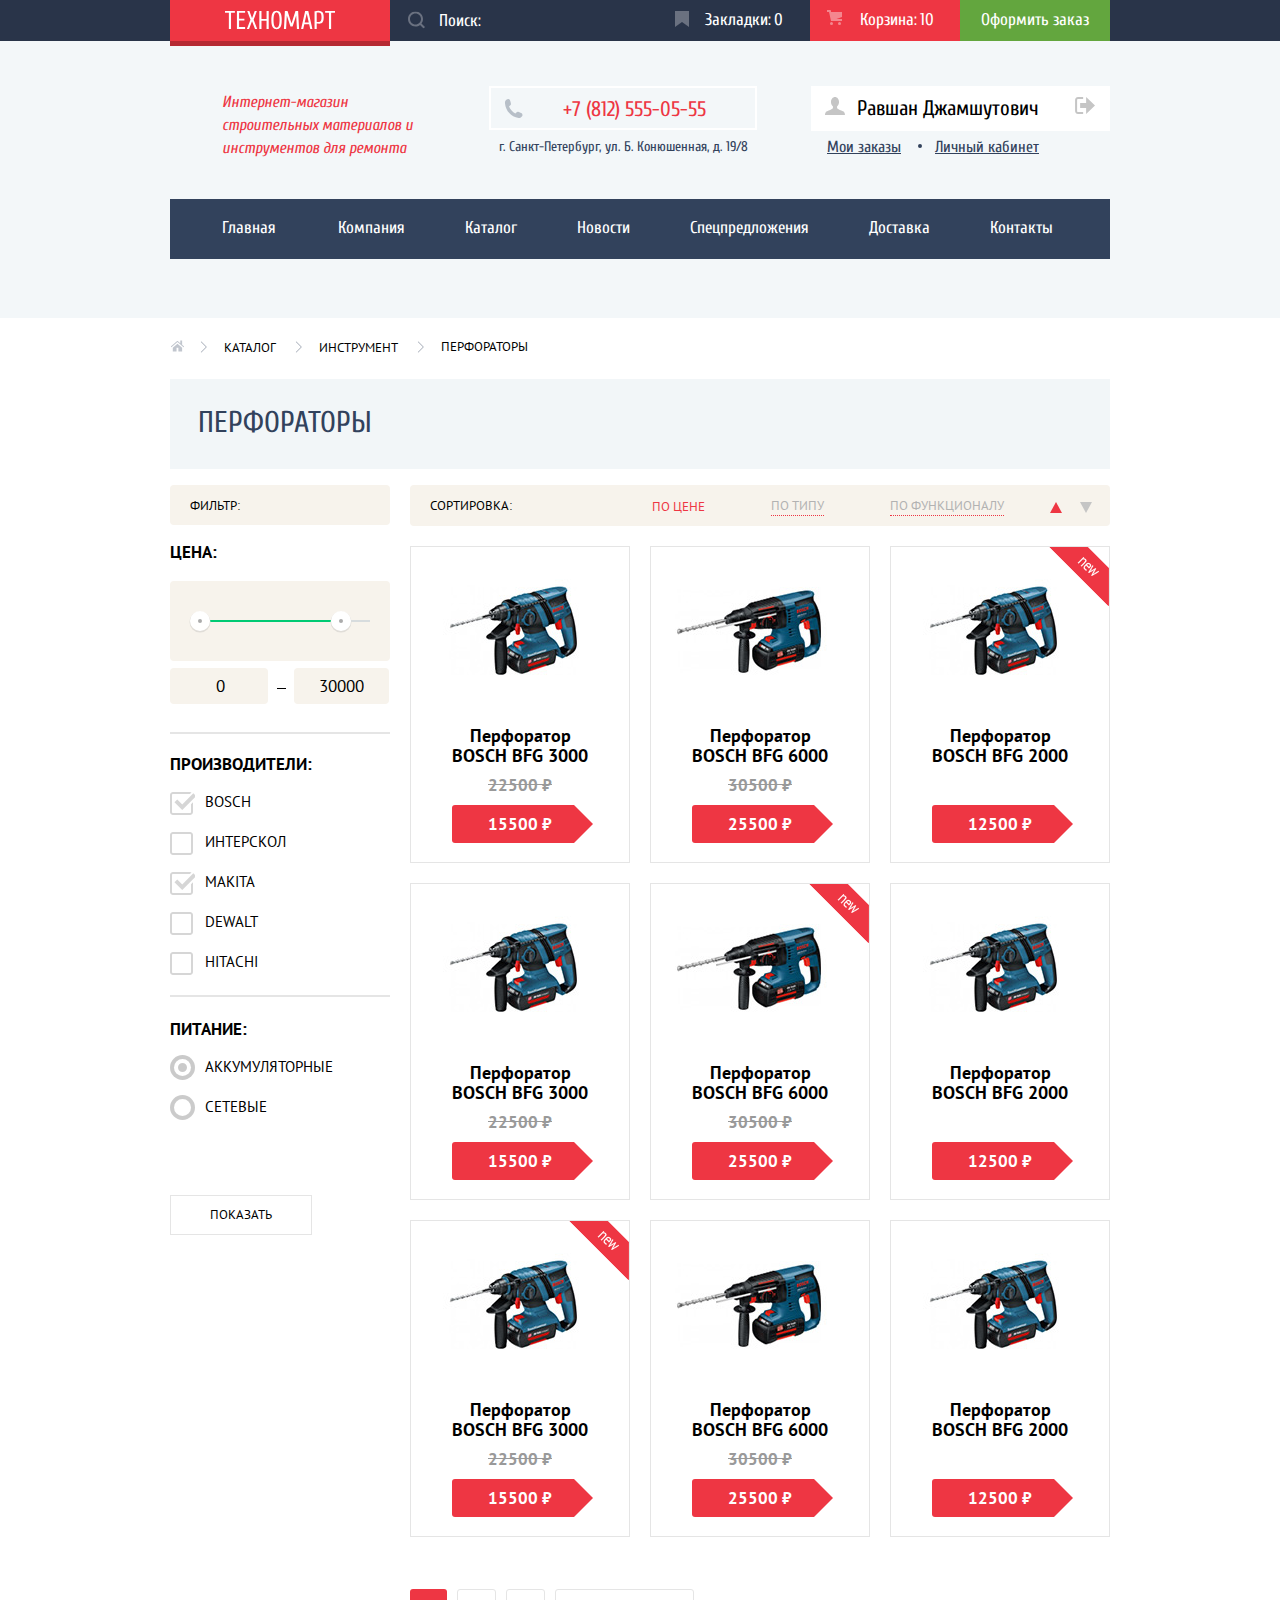
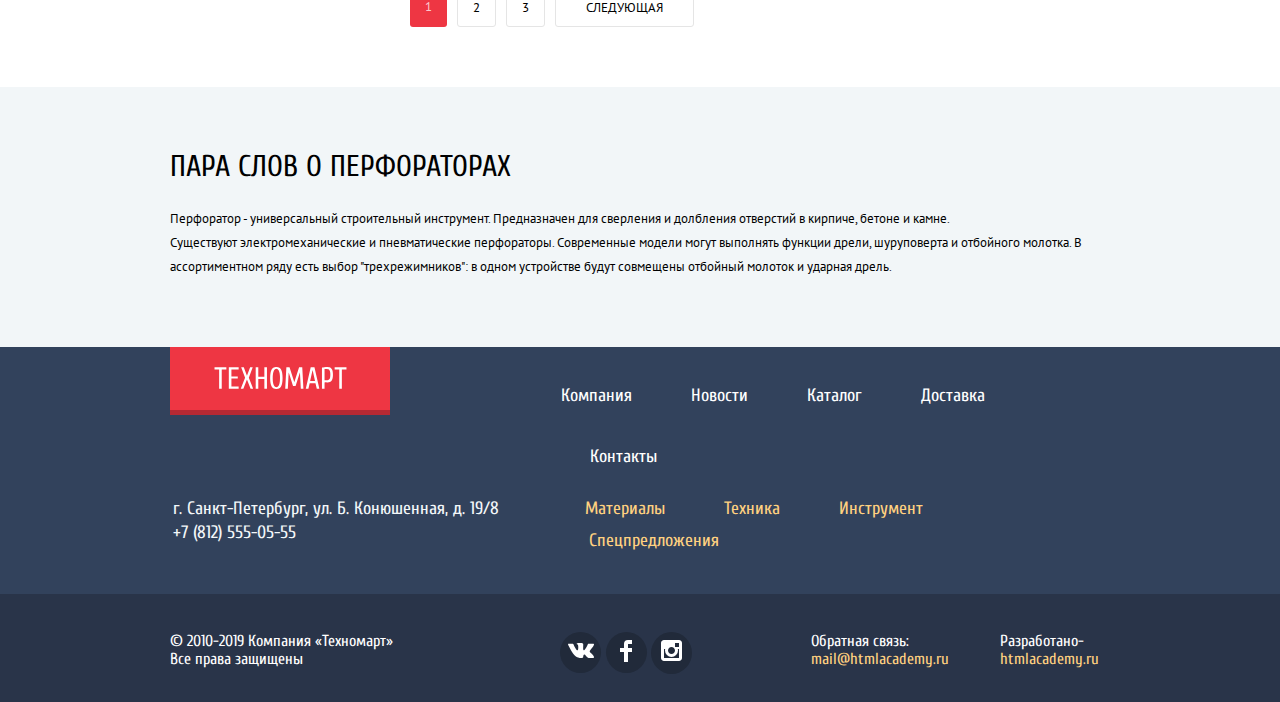
<file: catalog.html>
<!DOCTYPE html>
<html lang="ru">

<head>
  <meta charset="utf-8">
  <title>HTML Academy: Техномарт</title>
  <link href="https://fonts.googleapis.com/css?family=Cuprum:400,700%7CPT+Sans:400,700&display=swap&subset=cyrillic" rel="stylesheet">
  <link href="css/normalize.css" rel="stylesheet">
  <link href="css/style.min.css" rel="stylesheet">
</head>

<body class="inner-page">
  <header class="site-header">
    <div class="container">
      <a class="site-header-logo" href="index.html">
        <img src="img/logo.svg" width="110" height="20" alt="Логотип интернет-магазина «Техномарт»">
      </a>
      <form class="search" method="POST" action="#">
        <input class="search__input" type="search" id="searchInput" placeholder="Поиск:" aria-label="Поиск">
        <button class="search__submit" type="submit" aria-label="Найти">
          <svg class="icon-search" version="1.1" xmlns="http://www.w3.org/2000/svg" xmlns:xlink="http://www.w3.org/1999/xlink" width="17px" height="17px" viewBox="0 0 17 17">
            <path d="M17,15.586l-3.542-3.542C14.421,10.782,15,9.21,15,7.5C15,3.358,11.643,0,7.5,0C3.358,0,0,3.358,0,7.5
					    C0,11.643,3.358,15,7.5,15c1.71,0,3.282-0.579,4.544-1.542L15.586,17L17,15.586z M2,7.5C2,4.467,4.467,2,7.5,2
					    C10.532,2,13,4.467,13,7.5c0,3.032-2.468,5.5-5.5,5.5C4.467,13,2,10.532,2,7.5z" />
          </svg>
        </button>
      </form>
      <a href="#" class="marks">Закладки:<span class="marks-counter">0</span></a>
      <a href="#" class="basket active"><svg xmlns="http://www.w3.org/2000/svg" width="15" height="15" viewBox="0 0 15 15">
          <circle cx="4.5" cy="13.5" r="1.5" />
          <circle cx="12.5" cy="13.5" r="1.5" />
          <path d="M15 2H4.07l-.422-2H0v2h2.031l1.985 9H15V9H9.441L15 6.951z" /></svg>Корзина:<span class="basket-counter">10</span></a>
      <a href="#" class="order">Оформить заказ</a>
    </div>
  </header>
  <main>
    <section class="main-header">
      <div class="container">
        <h1>Интернет-магазин строительных материалов и инструментов для ремонта</h1>
        <div class="main-header-contacts">
          <a href="tel:+78125550555" class="number">+7 (812) 555-05-55</a>
          <p>г. Санкт-Петербург, ул. Б. Конюшенная, д. 19/8</p>
        </div>
        <div class="personal">
          <div class="login">
            <a class="icon-personal" href="#" aria-label="Личный кабинет">
              <svg class="icon-login" xmlns="http://www.w3.org/2000/svg" width="20" height="18" viewBox="0 0 20 18">
                <path d="M17.881 14.166c-2.144-.735-4.256-1.666-5.207-2.39-.657-.501-.77-1.618-.517-2.415 1.118-.903 1.864-2.477 1.864-4.278C14.021 2.276 12.221 0 10 0S5.979 2.276 5.979 5.083c0 1.801.746 3.374 1.863 4.277.253.798.141 1.915-.517 2.416-.95.724-3.063 1.654-5.207 2.39S0 18 0 18h20s.025-3.099-2.119-3.834z" /></svg>
              <span class="username">Равшан Джамшутович</span>
            </a>
            <a class="logout" href="#" aria-label="Выйти из личного кабинета">
              <svg class="icon-logout" xmlns="http://www.w3.org/2000/svg" width="21" height="17" viewBox="0 0 21 17">
                <g>
                  <path d="M21 8.5L12.125 0v6h-6v5h6v6z" />
                  <path d="M3.106 13.952V3.048c.018-.376.171-1.057 1.01-1.057h5.027V0H4.116C1.938 0 1.112 1.81 1.087 3.027v10.946C1.112 15.189 1.938 17 4.116 17h5.027v-1.99H4.116c-.839 0-.992-.683-1.01-1.058z" />
                </g>
              </svg>
            </a>
          </div>
          <p>
            <a href="#" class="orders">Мои заказы</a>
            <a href="#" class="orders">Личный кабинет</a>
          </p>
        </div>
        <nav class="main-menu">
          <ul>
            <li><a href="index.html">Главная</a></li>
            <li><a href="company.html">Компания</a></li>
            <li><a href="catalog.html">Каталог</a></li>
            <li><a href="news.html">Новости</a></li>
            <li><a href="specials.html">Спецпредложения</a></li>
            <li><a href="delivery.html">Доставка</a></li>
            <li><a href="contacts.html">Контакты</a></li>
          </ul>
        </nav>
      </div>
    </section>
    <div class="container headline">
      <ul class="breadcrumbs">
        <li><a href="index.html"><img src="img/icon-home.svg" width="14" height="12" alt="Главная страница"></a></li>
        <li><a href="#">КАТАЛОГ</a></li>
        <li><a href="#">ИНСТРУМЕНТ</a></li>
        <li class="breadcrumbs-current">ПЕРФОРАТОРЫ</li>
      </ul>
      <h2>ПЕРФОРАТОРЫ</h2>
    </div>
    <section class="container">
      <div class="catalog-filter">
        <h3>фильтр:</h3>
        <form class="filter">
          <fieldset class="range">
            <legend>цена:</legend>
            <div class="range-controls">
              <div class="bar"></div>
            </div>
            <input type="text" value="0" class="min-price">
            <input type="text" value="30000">
          </fieldset>
          <fieldset>
            <legend>ПРОИЗВОДИТЕЛИ:</legend>
            <ul class="brand">
              <li class="list-item">
                <input type="checkbox" name="BOSCH" class="list-input hidden" id="bosch" checked>
                <label class="list-label" for="bosch">BOSCH</label>
              </li>
              <li class="list-item">
                <input type="checkbox" name="интерскол" class="list-input hidden" id="enter">
                <label class="list-label" for="enter">ИНТЕРСКОЛ</label>
              </li>
              <li class="list-item">
                <input type="checkbox" name="makita" checked class="list-input hidden" id="makita">
                <label class="list-label" for="makita">MAKITA</label>
              </li>
              <li class="list-item">
                <input type="checkbox" name="dewalt" class="list-input hidden" id="dewalt">
                <label class="list-label" for="dewalt">DEWALT</label>
              </li>
              <li class="list-item">
                <input type="checkbox" name="hitachi" class="list-input hidden" id="hitachi">
                <label class="list-label" for="hitachi">HITACHI</label>
              </li>
            </ul>
          </fieldset>
          <fieldset>
            <legend>ПИТАНИЕ:</legend>
            <ul class="network">
              <li class="list-item">
                <input type="radio" name="radio" value="battery" class="list-input hidden" id="buttery" checked>
                <label class="label-radio" for="buttery">АККУМУЛЯТОРНЫЕ</label>
              </li>
              <li class="list-item">
                <input type="radio" name="radio" value="network" class="list-input hidden" id="network">
                <label class="label-radio" for="network">СЕТЕВЫЕ</label>
              </li>
            </ul>
          </fieldset>
          <button type="submit">Показать</button>
        </form>
      </div>
      <section class="catalog">
        <div class="sorting">
          <h3>сортировка:</h3>
          <button class="btn active">по цене</button>
          <button class="btn">по типу</button>
          <button class="btn">по функционалу</button>
          <button class="triangle up"></button>
          <button class="triangle down"></button>
        </div>
        <ul class="catalog-list">
          <li class="catalog-item">
            <div class="flag"><img src="img/new-flag.png" alt="new" width="60" height="59"></div>
            <div class="actions">
              <a href="#" class="buy-btn">Купить</a>
              <a href="#" class="bookmark">В закладки</a>
            </div>
            <a href="catalog-item.html" class="image">
              <img src="img/Perforator_1.jpg" width="218" height="170" alt="Перфоратор BOSCH BFG 3000">
            </a>
            <h3>
              <a href="catalog-item.html">
                <span class="catalog-category">Перфоратор BOSCH</span>
                <span class="catalog-item-title">BFG 3000</span>
              </a>
            </h3>
            <p class="catalog-item-price">
              <span class="deleted">22500 ₽</span>
              <a class="button" href="#">15500 ₽</a>
            </p>
          </li>
          <li class="catalog-item">
            <div class="flag"><img src="img/new-flag.png" alt="new" width="60" height="59"></div>
            <div class="actions">
              <a href="#" class="buy-btn">Купить</a>
              <a href="#" class="bookmark">В закладки</a>
            </div>
            <a href="catalog-item.html" class="image">
              <img src="img/Perforator_2.jpg" width="218" height="170" alt="Перфоратор BOSCH BFG 6000">
            </a>
            <h3>
              <a href="catalog-item.html">
                <span class="catalog-category">Перфоратор BOSCH</span>
                <span class="catalog-item-title">BFG 6000</span>
              </a>
            </h3>
            <p class="catalog-item-price">
              <span class="deleted">30500 ₽</span>
              <a class="button" href="#">25500 ₽</a>
            </p>
          </li>
          <li class="catalog-item">
            <div class="flag flag-new"><img src="img/new-flag.png" alt="new" width="60" height="59"></div>
            <div class="actions">
              <a href="#" class="buy-btn">Купить</a>
              <a href="#" class="bookmark">В закладки</a>
            </div>
            <a href="catalog-item.html" class="image">
              <img src="img/Perforator_3.jpg" width="218" height="170" alt="Перфоратор BOSCH BFG 2000">
            </a>
            <h3>
              <a href="catalog-item.html">
                <span class="catalog-category">Перфоратор BOSCH</span>
                <span class="catalog-item-title">BFG 2000</span>
              </a>
            </h3>
            <p class="catalog-item-price no-discount">
              <a class="button" href="#">12500 ₽</a>
            </p>
          </li>
          <li class="catalog-item">
            <div class="flag"><img src="img/new-flag.png" alt="new" width="60" height="59"></div>
            <div class="actions">
              <a href="#" class="buy-btn">Купить</a>
              <a href="#" class="bookmark">В закладки</a>
            </div>
            <a href="catalog-item.html" class="image">
              <img src="img/Perforator_1.jpg" width="218" height="170" alt="Перфоратор BOSCH BFG 3000">
            </a>
            <h3>
              <a href="catalog-item.html">
                <span class="catalog-category">Перфоратор BOSCH</span>
                <span class="catalog-item-title">BFG 3000</span>
              </a>
            </h3>
            <p class="catalog-item-price">
              <span class="deleted">22500 ₽</span>
              <a class="button" href="#">15500 ₽</a>
            </p>
          </li>
          <li class="catalog-item">
            <div class="flag flag-new"><img src="img/new-flag.png" alt="new" width="60" height="59"></div>
            <div class="actions">
              <a href="#" class="buy-btn">Купить</a>
              <a href="#" class="bookmark">В закладки</a>
            </div>
            <a href="catalog-item.html" class="image">
              <img src="img/Perforator_2.jpg" width="218" height="170" alt="Перфоратор BOSCH BFG 6000">
            </a>
            <h3>
              <a href="catalog-item.html">
                <span class="catalog-category">Перфоратор BOSCH</span>
                <span class="catalog-item-title">BFG 6000</span>
              </a>
            </h3>
            <p class="catalog-item-price">
              <span class="deleted">30500 ₽</span>
              <a class="button" href="#">25500 ₽</a>
            </p>
          </li>
          <li class="catalog-item">
            <div class="flag"><img src="img/new-flag.png" alt="new" width="60" height="59"></div>
            <div class="actions">
              <a href="#" class="buy-btn">Купить</a>
              <a href="#" class="bookmark">В закладки</a>
            </div>
            <a href="catalog-item.html" class="image">
              <img src="img/Perforator_3.jpg" width="218" height="170" alt="Перфоратор BOSCH BFG 2000">
            </a>
            <h3>
              <a href="catalog-item.html">
                <span class="catalog-category">Перфоратор BOSCH</span>
                <span class="catalog-item-title">BFG 2000</span>
              </a>
            </h3>
            <p class="catalog-item-price no-discount">
              <a class="button" href="#">12500 ₽</a>
            </p>
          </li>
          <li class="catalog-item">
            <div class="flag flag-new"><img src="img/new-flag.png" alt="new" width="60" height="59"></div>
            <div class="actions">
              <a href="#" class="buy-btn">Купить</a>
              <a href="#" class="bookmark">В закладки</a>
            </div>
            <a href="catalog-item.html" class="image">
              <img src="img/Perforator_1.jpg" width="218" height="170" alt="Перфоратор BOSCH BFG 3000">
            </a>
            <h3>
              <a href="catalog-item.html">
                <span class="catalog-category">Перфоратор BOSCH</span>
                <span class="catalog-item-title">BFG 3000</span>
              </a>
            </h3>
            <p class="catalog-item-price">
              <span class="deleted">22500 ₽</span>
              <a class="button" href="#">15500 ₽</a>
            </p>
          </li>
          <li class="catalog-item">
            <div class="flag"><img src="img/new-flag.png" alt="new" width="60" height="59"></div>
            <div class="actions">
              <a href="#" class="buy-btn">Купить</a>
              <a href="#" class="bookmark">В закладки</a>
            </div>
            <a href="catalog-item.html" class="image">
              <img src="img/Perforator_2.jpg" width="218" height="170" alt="Перфоратор BOSCH BFG 6000">
            </a>
            <h3>
              <a href="catalog-item.html">
                <span class="catalog-category">Перфоратор BOSCH</span>
                <span class="catalog-item-title">BFG 6000</span>
              </a>
            </h3>
            <p class="catalog-item-price">
              <span class="deleted">30500 ₽</span>
              <a class="button" href="#">25500 ₽</a>
            </p>
          </li>
          <li class="catalog-item">
            <div class="flag"><img src="img/new-flag.png" alt="new" width="60" height="59"></div>
            <div class="actions">
              <a href="#" class="buy-btn">Купить</a>
              <a href="#" class="bookmark">В закладки</a>
            </div>
            <a href="catalog-item.html" class="image">
              <img src="img/Perforator_3.jpg" width="218" height="170" alt="Перфоратор BOSCH BFG 2000">
            </a>
            <h3>
              <a href="catalog-item.html">
                <span class="catalog-category">Перфоратор BOSCH</span>
                <span class="catalog-item-title">BFG 2000</span>
              </a>
            </h3>
            <p class="catalog-item-price no-discount">
              <a class="button" href="#">12500 ₽</a>
            </p>
          </li>
        </ul>
        <div class="switch">
          <a href="" class="current">1</a>
          <a href="#">2</a>
          <a href="#">3</a>
          <a href="#">следующая</a>
        </div>
      </section>
    </section>
    <section class="about-perforators">
      <div class="container">
        <h2>пара слов о перфораторах</h2>
        <p>Перфоратор - универсальный строительный инструмент. Предназначен для сверления и долбления отверстий в кирпиче, бетоне и камне.<br>
          Существуют электромеханические и пневматические перфораторы. Современные модели могут выполнять функции дрели, шуруповерта и отбойного молотка. В ассортиментном ряду есть выбор "трехрежимников": в одном устройстве будут совмещены отбойный молоток и ударная дрель.</p>
      </div>
    </section>
    <section class="main-footer">
      <div class="container">
        <a class="main-footer-logo">
          <img src="img/logo.svg" width="137" height="22" alt="Логотип интернет-магазина «Техномарт»">
        </a>
        <ul class="main-footer-menu">
          <li><a href="company.html">Компания</a></li>
          <li><a href="news.html">Новости</a></li>
          <li><a href="catalog.html">Каталог</a></li>
          <li><a href="delivery.html">Доставка</a></li>
          <li><a href="contacts.html">Контакты</a></li>
        </ul>
      </div>
      <div class="container">
        <div class="main-footer-contacts">
          г. Санкт-Петербург, ул. Б. Конюшенная, д. 19/8 +7 (812) 555-05-55
        </div>
        <ul class="offers">
          <li><a href="#">Материалы</a></li>
          <li><a href="#">Техника</a></li>
          <li><a href="#">Инструмент</a></li>
          <li><a href="specials.html">Спецпредложения</a></li>
        </ul>
      </div>
    </section>
  </main>
  <footer class="site-footer">
    <div class="container">
      <p>
        © 2010-2019 Компания «Техномарт» Все права защищены
      </p>
      <ul>
        <li>
          <a class="social-button btn-vk" href="#" aria-label="Вконтакте">
            <img src="img/icon-vk.svg" width="26" height="15" alt="Вконтакте">
          </a>
        </li>
        <li>
          <a class="social-button btn-fb" href="#" aria-label="Фейсбук">
            <img src="img/icon-fb.svg" width="12" height="22" alt="Фейсбук">
          </a>
        </li>
        <li>
          <a class="social-button btn-insta" href="#" aria-label="Инстаграм">
            <img src="img/icon-insta.svg" width="21" height="21" alt="Инстаграм">
          </a>
        </li>
      </ul>
      <p class="connect">
        Обратная связь:
        <a href="mailto:mail@htmlacademy.ru">mail@htmlacademy.ru</a>
      </p>
      <p class="footer-copyright">
        Разработано-
        <a class="button" href="https://htmlacademy.ru">htmlacademy.ru</a>
      </p>
    </div>
  </footer>
  <div class="popup-basket">
    <div class="info">
      <button type="button" aria-label="Закрыть" class="close-basket">
        <img src="img/icon-close.svg" width="21" height="21" alt="закрыть">
      </button>
      <p class="icon-mark">Товар добавлен в корзину!</p>
    </div>
    <div class="buttons">
      <a href="basket.html" class="checkout">ОФОРМИТЬ ЗАКАЗ</a>
      <a href="catalog.html" class="continue">ПРОДОЛЖИТЬ ПОКУПКИ</a>
    </div>
  </div>
  <script src="js/popup.min.js"></script>
</body>

</html>
</file>
<file: css/style.min.css>
body{padding:0;margin:0;font-family:'Cuprum',Arial,sans-serif;font-size:17px;line-height:18px;color:#fff}a{text-decoration:none;color:#fff}.site-header{font-size:17px;line-height:18px;color:#fff;background-color:#293449;margin-bottom:-5px}.container{display:flex;flex-wrap:wrap;width:940px;margin:0 auto;padding:0 10px}.search{position:relative;margin:0;max-width:275px;width:100%;z-index:99}.search:hover .icon-search{fill:#fff}.search__input{font-size:17px;line-height:18px;height:calc(100% - 5px);display:flex;-webkit-align-items:center;align-items:center;background:transparent;border:none;padding:0 0 0 49px;width:inherit;outline:none;color:#fff}.search__input::placeholder{color:#fff;font-size:17px;line-height:18px}.search__input:focus{background:#fff;color:#000}.search__input:focus::placeholder{color:#000}.search__input:focus~.search__submit svg{fill:#ee3643}.search__submit{position:absolute;left:18px;top:20px;transform:translateY(-50%);border:none;width:17px;height:17px;padding:0;cursor:pointer;background:transparent}.search__submit svg{width:17px;height:17px;fill:#6a7180}.site-header a{display:block;vertical-align:middle}.site-header .marks{position:relative;width:80px;padding-right:25px;padding-left:40px;padding-top:11px;padding-bottom:12px;margin-bottom:5px}.site-header .marks::before{content:"";position:absolute;top:11px;left:10px;width:0;height:0;border:7px solid #6a7180;border-bottom-color:transparent;border-bottom-width:5px;border-top-width:11px}.site-header .marks:hover::before,.site-header .marks:focus::before{border-color:#fff;border-bottom-color:transparent}.site-header .marks:active::before{border-color:#8b8e94;border-bottom-color:transparent}.site-header .basket{padding-right:30px;padding-left:17px;padding-top:10px;padding-bottom:12px;margin-bottom:5px}.basket svg{fill:#fff;opacity:.4;padding-right:18px}.basket:hover svg,.basket:focus svg{opacity:1}.basket:active svg{opacity:.4}.site-header .marks:hover,.site-header .marks:focus,.site-header .basket:hover,.site-header .basket:focus{background-color:#212a3a}.site-header .marks:active,.site-header .basket:active{color:#575c65;background-color:#161d29}.marks-counter,.basket-counter{padding-left:3px}.site-header .order{display:block;background-color:#63a63e;width:150px;padding-top:11px;padding-bottom:12px;margin-bottom:5px;text-align:center}.site-header .order:hover,.site-header .order:focus{background-color:#5fbb2d}.site-header .order:active{color:#a8c29a;background-color:#518534}.site-header-logo,.main-footer-logo{width:220px;padding-top:10px;padding-bottom:4px;text-align:center;background-color:#ee3643;border-bottom:5px solid #b52933}.site-header-logo:hover,.site-header-logo:focus{background-color:#ca2c37}.site-header-logo:active{background-color:#ba2732}.main-header{min-height:190px;width:100%;padding:45px 0;padding-bottom:43px;margin-bottom:58px;background-color:#f3f7f9}.main-header .container{flex-wrap:wrap}.main-header h1{padding:0;width:200px;margin-top:5px;margin-left:52px;margin-right:67px;margin-bottom:40px;font-size:16px;line-height:23px;color:#ee3643;font-weight:400;font-style:italic}.main-header-contacts{display:flex;flex-direction:column;font-size:14px;line-height:24px;color:#32425c;width:270px;height:80px}.main-header .number{position:relative;font-size:21px;line-height:21px;color:#ee3643;border:2.5px solid #fff;width:146px;height:17px;padding-top:11px;padding-bottom:12px;padding-left:72px;padding-right:46px}.main-header .number::before{position:absolute;content:"";width:21px;height:21px;top:11px;left:13px;background:url(../img/icon-phone.svg) no-repeat 0 0}.main-header p{margin-top:5px;padding:0 10px;padding-right:8px}.login{display:flex;width:280px;height:45px;margin-left:auto}.login .button{display:block;padding:12px 25px;padding-top:14px;font-size:21px;line-height:21px;color:#000;background-color:#fff}.login .btn-login{padding-left:13px;margin-right:10px}.btn-login svg{fill:#c5c5c5;padding-right:6px}.btn-login:hover svg,.btn-login:focus svg{fill:#32425c}.btn-login:active svg{fill:#c5c5c5}.login .button:hover,.login .button:focus{color:#ee3643}.login .button:active{color:#b2b2b2}.main-menu ul{display:flex;flex-wrap:wrap;min-height:60px;list-style:none;width:940px;padding:0;margin:0;background-color:#32425c}.main-menu a{display:block;font-size:17px;line-height:17px;padding:20px 30px;padding-bottom:23px}.main-menu li:first-child a{padding-left:52px;padding-right:32px}.main-menu li:last-child a{padding-right:55px;padding-left:30px}.main-menu a:hover,.main-menu a:focus{background-color:#293449}.main-menu a:active{color:#8e939c;background-color:#1d2739}.about-us{position:relative;display:flex;flex-wrap:wrap;width:940px;min-height:370px;margin-bottom:85.5px;padding-top:79px}.about-us h2{font-size:30px;line-height:30px;color:#000;font-weight:400;margin:0;margin-bottom:26px}.about-us p{font-size:13px;line-height:24px;color:#000;margin:0;padding-bottom:25px}.company p:nth-child(3){padding-bottom:0}.about-us .partners{font-size:18px;line-height:20px;color:#000;list-style:none;padding:0;margin:0;margin-top:-5px}.partners li{position:relative;padding-left:35px;margin-bottom:20px}.partners li::before{content:"";position:absolute;top:50%;left:-1px;width:24px;height:2px;background-color:#ee3643}.about-us .button{display:block;margin-top:40px;padding:10px 40px;font-size:14px;line-height:18px;color:#fff;text-transform:uppercase;border-radius:3px;background-color:#ee3643}.about-us .button:hover,.about-us .button:focus{background-color:#ca2c37}.about-us .button:active{background-color:#ba2732}.about-us .btn-1{width:140px;margin-top:37px}.about-us .btn-2{padding-right:57px;padding-left:63px;width:180px;margin-top:36px}.about-us .company{width:520px;padding-right:20px}.about-us .contacts{width:300px;margin-left:auto}.about-us .contacts p{width:185px;padding-bottom:30px}.main-footer{background-color:#32425c;min-height:190px;font-size:18px;line-height:24px;color:#f3f7f9}.main-footer-logo{max-height:29px;border-bottom:5px solid #b52933;padding-top:20px;padding-bottom:14px}.main-footer a:hover,.main-footer a:focus{text-decoration:underline}.main-footer ul{display:flex;flex-wrap:wrap;list-style:none;padding:0;margin:0;margin-left:auto}.main-footer .container{min-height:65px;padding-bottom:28px}.main-footer .container:last-child{padding-bottom:32px}.main-footer-menu{font-size:18px;line-height:24px;color:#f1f5f7;width:549px}.main-footer-menu li{padding:0 29px;padding-right:30px;padding-top:37px}.main-footer-menu li:first-child{padding-left:0;padding-right:30px}.main-footer-menu li:last-child{padding-right:0}.main-footer-menu a:active{color:#929caa;text-decoration:none}.main-footer-contacts{margin-left:3px;width:330px}.offers{width:550px;padding:0}.offers li{padding:0 29px;padding-right:30px}.offers li:first-child{padding-left:25px}.offers li:last-child{padding-right:0;padding-left:29px}.offers a{font-size:18px;line-height:24px;color:#ffd180}.offers a:active{color:#998a6e;text-decoration:none}.site-footer{background-color:#293449;min-height:70px;padding-top:38px}.site-footer p{font-size:16px;line-height:18px;width:230px;padding:0;margin:0}.site-footer ul{display:flex;flex-wrap:wrap;list-style:none;width:136px;padding:0;margin:0;margin-left:160px;margin-right:115px}.site-footer li{width:42px}.site-footer li:nth-child(2){padding:0 3.5px}.social-button{display:block;width:41px;border-radius:50%;background-color:#212a3a;text-align:center}.social-button.btn-vk{padding-top:11px;padding-bottom:11px}.social-button.btn-fb{padding-top:8px;padding-bottom:7px}.social-button.btn-insta{padding-top:8px;padding-bottom:9px}.site-footer a:hover,.site-footer a:focus,.site-footer a:active{background-color:#ee3643}.site-footer .connect{width:140px}.site-footer .footer-copyright{width:90px;padding-right:20px;margin-left:auto}.connect a,.footer-copyright a{color:#ffd180;background-color:#293449}.connect a:hover,.connect a:focus,.footer-copyright a:hover,.footer-copyright a:focus{text-decoration:underline;background-color:#293449}.connect a:active,.footer-copyright a:active{color:#c73644;text-decoration:none}.inner-page{color:#000}.basket.active{background-color:#ee3643;padding-right:26px}.basket.active:hover,.basket.active:focus{background-color:#ca2c37}.basket.active:active{background-color:#ba2732}.personal{display:flex;flex-direction:column;font-size:14px;line-height:24px;color:#32425c;width:300px;height:80px;margin:0;margin-left:auto}.inner-page .login{background-color:#fff;padding-top:11px;padding-bottom:8px;padding-left:14px;padding-right:5px}.personal .orders{font-size:16px;line-height:18px;padding:0;margin:0;margin-top:6px;padding-left:7px;color:#32425c;text-decoration:underline}.personal .orders:hover,.personal .orders:focus{color:#ee4d59}.personal .orders:active{color:#b7bfc8}.personal .orders:last-child{position:relative;padding-left:30px}.personal .orders:last-child::before{position:absolute;content:"";top:6px;left:13px;width:0;border:2px solid #32425c;border-radius:50%}.login .username{min-width:210px;padding-right:35px;background-color:#fff;color:#000;font-size:21px;line-height:21px}.icon-personal:hover .username,.icon-personal:focus .username{color:#000}.icon-personal:active .username{color:#b2b2b2}.icon-login{padding-right:8px}.icon-personal,.logout{vertical-align:middle}.icon-logout,.icon-login{fill:#c5c5c5}.logout:hover .icon-logout,.logout:focus .icon-logout,.icon-personal:hover .icon-login,.icon-personal:focus .icon-login{fill:#32425c}.icon-personal:active .icon-login,.logout:active .icon-logout{fill:#c5c5c5}.inner-page .main-header{margin-bottom:20px;padding-bottom:42px}.inner-page h1{margin-bottom:39px}.container.headline{flex-direction:column}.breadcrumbs{display:flex;list-style:none;width:360px;margin:0;margin-bottom:22px;padding:0}.breadcrumbs li{position:relative;padding-right:23px;padding-left:20px}.breadcrumbs li:first-child{padding-left:0;padding-right:20px}.breadcrumbs a::after{position:absolute;content:"";width:8px;height:8px;top:5px;right:0;box-shadow:1px 1px 0 0 #c5c9d1;transform:rotate(-45deg)}.breadcrumbs a{font-size:13px;line-height:18px;font-family:'PT Sans',Arial,sans-serif;text-transform:uppercase;color:#000}.breadcrumbs-current{font-size:13px;line-height:18px;font-family:'PT Sans',Arial,sans-serif;text-transform:uppercase;color:#000}.breadcrumbs-current::after{display:none}.inner-page h2{font-size:30px;line-height:30px;font-weight:400;color:#32425c;background-color:#f2f6f8;margin:0;margin-bottom:16px;padding:30px;padding-top:29px;padding-bottom:31px;padding-left:28px;width:882px}.filter{width:220px;min-height:500px}.filter fieldset{border:none;padding:0;margin:0}.filter ul{list-style:none;margin:13px 0;padding:0}.filter .brand{border-bottom:2px solid #e5e5e5;margin-bottom:17px;padding-bottom:3px}.filter legend{font-size:17px;line-height:30px;font-weight:700;font-family:'PT Sans',Arial,sans-serif;text-transform:uppercase;padding-left:0}.filter label{font-size:15px;line-height:20px;font-family:'PT Sans',Arial,sans-serif;text-transform:uppercase;padding-left:35px}.filter button{display:block;font-size:13px;line-height:18px;font-family:'PT Sans',Arial,sans-serif;text-transform:uppercase;background-color:#fff;border:1px solid #e5e5e5;padding:10px 39px;margin-top:45px}.list-item{position:relative;padding-bottom:20px}.list-input.hidden{display:none}.list-label::before{position:absolute;content:"";top:0;left:0;width:25px;height:25px;background:url(../img/checkbox-off.svg) no-repeat 0 0;opacity:.7}.list-item:hover .list-label::before,.list-item:focus .list-label::before{opacity:1}.list-input:checked~.list-label::before{background:url(../img/checkbox-on.svg) no-repeat 0 0}.list-input:disabled~.list-label::before{opacity:.5}.list-input:disabled~.list-label{color:#b4b4b4}.label-radio::before{position:absolute;content:"";top:-2px;left:0;width:17px;height:17px;border:4px solid #b5b5b5;border-radius:50%;opacity:.7}.list-input:checked~.label-radio::before{width:1px;height:1px;top:6px;left:8px;background-color:#b5b5b5;box-shadow:0 0 0 4px #ffffff,0 0 0 8px #b5b5b5;opacity:.7}.list-input:checked~.label-radio:hover::before{opacity:1}.label-radio:hover::before,.label-radio:focus::before{opacity:1}.list-input:disabled~.label-radio::before{opacity:.5}.list-input:disabled~.label-radio{color:#b4b4b4}.catalog{width:700px;margin-left:auto;margin-bottom:35px}.catalog-list{display:flex;flex-wrap:wrap;list-style:none;margin:0;padding:0}.catalog h2{font-size:30px;line-height:30px;color:#32425c;text-transform:uppercase}.catalog-item{position:relative;border:1px solid #e5e5e5;text-align:center;width:218px;margin-right:20px;margin-bottom:20px}.catalog-item:hover,.catalog-item:focus{box-shadow:0 5px 10px 5px #cfd2d6}.flag{display:none;position:absolute;content:"";top:0;right:0;width:60px;height:60px}.flag.flag-new{display:block}.catalog .catalog-item:nth-child(3n){margin-right:0}.catalog-item-price.no-discount{margin-top:39px}.catalog-category,.catalog-item-title{font-family:'PT Sans',Arial,sans-serif;font-size:18px;line-height:20px;font-weight:700;color:#000}.deleted{font-family:"PT Sans",Arial,sans-serif;font-size:17px;line-height:18px;font-weight:700;text-decoration:line-through;color:#999}.catalog-item .button{font-family:'PT Sans',Arial,sans-serif;font-size:17px;line-height:18px;font-weight:700;background-color:#ee3643}.actions{display:none;margin-top:42px}.catalog-item:hover .actions{display:block}.catalog-item:hover .image{display:none}.buy-btn{position:relative;display:block;font-size:14px;line-height:18px;text-transform:uppercase;color:#fff;background-color:#63a63e;border-bottom:3px solid #367315;border-radius:3px;width:135px;padding-top:11px;padding-bottom:8px;margin-bottom:8px;margin-left:42px;margin-right:44px}.buy-btn:hover,.buy-btn:focus{background-color:#5fbb2d}.buy-btn:active{background-color:#518534}.buy-btn::before{position:absolute;content:"";width:16px;height:16px;top:11px;left:14px;background:url(../img/icon-cart.svg) no-repeat 0 0;opacity:.4}.buy-btn:hover::before,.buy-btn:focus::before{opacity:1}.catalog-item .bookmark{display:block;font-size:14px;line-height:18px;text-transform:uppercase;color:#32425c;border:3px solid #63a63e;border-radius:3px;width:129px;padding-top:8px;padding-bottom:7px;margin-left:42px;margin-right:44px;margin-bottom:43.75px}.catalog-item .bookmark:hover,.catalog-item .bookmark:focus{border:3px solid #32425c}.catalog-item .bookmark:active{color:#c1c6ce;border:3px solid #c1c6ce}.catalog-item .image{padding:0;margin:0;margin-bottom:10px}.catalog-item h3{width:160px;padding:0;padding-top:5px;margin:0 auto}.catalog-item-price{margin:0;margin-top:10px}.catalog-item-price .deleted{padding-left:70px;padding-right:70px}.catalog-item-price .button{position:relative;display:block;width:80px;margin:10px auto;margin-bottom:19px;padding:10px 32px 10px 28px;color:white;background:#ee3643;border-radius:3px;transform:translateX(2px)}.catalog-item-price .button:after{content:"";position:absolute;top:0;right:-20px;width:0;height:0;border:19px solid white;border-left-color:#ee3643}.inner-page .site-footer{color:#fff}.popup-basket{display:none;position:fixed;content:"";top:42%;left:32.5%;width:620px;min-height:280px;background-color:#fff;border-top:5px solid #ee3643;box-shadow:0 15px 30px 0 #000}.popup-basket .info{position:relative;min-height:165px;font-size:30px;line-height:30px}.info .icon-mark{position:relative;padding:0;margin:0;padding-top:65px;padding-left:180px;padding-top:70px}.info .icon-mark::before{content:"";position:absolute;width:70px;height:70px;top:50px;left:80px;background:url(../img/icon-mark.svg) no-repeat 0 0}.info .close-basket{position:absolute;width:21px;height:21px;top:5px;right:15px;border:none;cursor:pointer;z-index:1;background-color:#fff}.info .close img{position:absolute;left:0;top:0;width:100%;height:100%;object-fit:contain}.popup-basket .buttons{background-color:#f1f1f1;display:flex;justify-content:space-between;padding:37px 70px}.buttons .checkout{display:block;width:100px;padding:12px 60px;margin-left:20px;background-color:#ee3643;border-radius:3px;font-size:14px;line-height:18px;text-transform:uppercase}.buttons .continue{display:block;width:130px;padding:12px 45px;background-color:#fff;color:#000;font-size:14px;line-height:18px;text-transform:uppercase}.map_popup{display:none;position:absolute;width:940px;height:450px;top:35px;left:0}.map_popup .map-image{position:relative}.map-image button{position:absolute;top:5px;right:0;background-color:transparent;border:none;z-index:3}.map-image .maps{position:absolute;top:0;left:0;border-radius:2px;box-shadow:0 0 10px 5px #c8c6c6;z-index:1}.modal-form{display:none;position:absolute;top:210px;left:157px;width:620px;border-top:5px solid #ff5357;font-size:18px;line-height:18px;color:#000;background-color:#fff;box-shadow:0 15px 30px 0 #000}.modal-form li{padding-left:0}.modal-form .close{position:absolute;width:21px;height:21px;top:5px;right:12px;border:none;background-color:#fff}.map-iframe{position:relative;z-index:2}@keyframes bounce{0%{transform:translateY(-300px)}70%{transform:translateY(30px)}90%{transform:translateY(-10px)}100%{transform:translateY(0)}}@keyframes shake{0%,100%{transform:translateX(0)}10%,30%,50%,70%,90%{transform:translateX(-10px)}20%,40%,60%,80%{transform:translateX(10px)}}.modal-show{display:block;animation:bounce 0.4s}.modal-error{animation:shake 0.6s}.write-us{display:flex;flex-wrap:wrap;list-style:none;padding:0;margin:35px 80px}.write-us input{display:block;width:201px;height:34px;border:2px solid #dee3e4;border-radius:3px;padding:auto 15px;padding-left:15px;margin-top:10px}.write-us li:first-child{margin-right:20px;margin-bottom:20px}.write-us textarea{width:441px;min-height:110px;margin-top:10px;padding-top:10px;padding-left:15px;border:2px solid #dee3e4;border-radius:3px}.sub-modal{width:100%;background-color:#f4f4f4;padding-top:35px;padding-bottom:35px}.form-submit{font-size:14px;line-height:18px;text-transform:uppercase;color:#fff;width:460px;padding-top:10px;padding-bottom:10px;margin-left:80px;background-color:#ee3643;border:none;border-radius:3px}.section-header{display:flex;justify-content:space-between;background-color:#f9f5f0;width:886px;padding:26px;padding-left:28px;padding-bottom:14px;margin-bottom:18.5px}.section-header h2{font-size:30px;line-height:30px;font-weight:400;color:#32425c;text-transform:uppercase;margin:0;padding:0;padding-top:6px}.section-header a{min-width:253px;display:block;text-align:center;padding-top:11px;padding-bottom:11px;margin-bottom:12px;text-transform:uppercase;background-color:#ee3643;font-size:14px;line-height:18px;border-radius:3px}.section-header a:hover,.section-header a:focus{background-color:#ca2c37}.section-header a:active{background-color:#ba2732}.popular .catalog-item:nth-child(4n){margin-right:0}.popular{width:100%;margin-bottom:65px}.popular .catalog-list{margin-bottom:-2px}.brands-list{display:flex;flex-wrap:wrap;list-style:none;padding:0;margin:0}.brand-card{display:block;position:relative;width:218px;min-height:144px;border:1px solid #ebebeb}.brand-image{position:absolute;top:50%;left:50%;transform:translateX(-50%) translateY(-50%)}.brands-list li{margin-right:20px;margin-bottom:20px}.brands-list li:nth-child(4n){margin-right:0}.brand-card:hover,.brand-card:focus{box-shadow:0 10px 15px 5px #abafb8}.brand-card:active{box-shadow:0 5px 10px 0 #abafb8}.brand-card:active .brand-image{opacity:.5}.promo{margin-bottom:47px}.item-promo{position:relative;display:inline-block;vertical-align:baseline;width:137px;padding-left:21px;padding-right:142px;padding-top:21px;padding-bottom:23px;font-size:24px;line-height:30px}.item-promo::after{position:absolute;content:"";width:80px;height:75px;top:24px;left:190px;background-color:red}.item-promo p{margin:0;padding:0}.button-promo{display:block;width:135px;font-size:14px;line-height:18px;text-align:center;text-transform:uppercase;padding-top:12px;padding-bottom:9px;margin-top:12px;margin-left:2px;border-radius:3px;background-color:rgba(0,0,0,.1)}.button-promo:hover,.button-promo:focus{background-color:rgba(0,0,0,.2)}.button-promo:active{background-color:rgba(0,0,0,.3)}.item-promo.materials{background-color:#ffbf47;margin-right:15px}.item-promo.materials::after{background:url(../img/icon-1.svg) no-repeat 23px 8px}.item-promo.tool{background-color:#3bbce3;margin-right:16px}.item-promo.tool::after{background:url(../img/icon-2.svg) no-repeat 7px 10px}.item-promo.appliance{background-color:#dc91d8}.item-promo.appliance::after{background:url(../img/icon-3.svg) no-repeat 0 8px}.item-promo.actions{background-color:#8ed78f;margin-top:19px;margin-left:20px}.item-promo.actions::after{background:url(../img/icon-4.svg) no-repeat 5px 4px}.item-promo.delivery{background-color:#ffc047;margin-top:19px;margin-left:20px}.item-promo.delivery::after{background:url(../img/icon-5.svg) no-repeat 0 8px}.slider-promo{display:inline-block;vertical-align:baseline;float:left;margin-top:20px;width:620px;height:270px}.slider-promo .slider-list{position:relative;list-style:none;margin:0;padding:0}.slider-list h2{font-size:36px;line-height:36px;text-transform:uppercase;margin:0;padding:0}.slider-list p{font-size:18px;line-height:24px;margin:0;padding:0}.slider button{position:absolute;width:30px;height:30px;border:none;background:transparent;box-shadow:-3px 3px 0 0 #fff}.slider .back{top:120px;left:35px;transform:rotate(45deg)}.slider .next{top:120px;right:30px;transform:rotate(225deg)}.slider-button{font-size:14px;line-height:18px;text-transform:uppercase;text-align:center;display:block;width:193px;margin-top:121px;padding-top:12px;padding-bottom:10px;margin-left:2px;margin-bottom:2px;background-color:#ee3643;border-radius:4px}.slider-button:hover,.slider-button:focus{background-color:#ca2c37}.slider-button:active{background-color:#ba2732}.slider.perforators{position:relative;background-color:transparent}.slider-image{z-index:1;position:relative}.slider-text{position:absolute;top:0;left:0;z-index:2;width:574px;padding:23px}.slider.perforators::before{position:absolute;content:"";width:6px;height:6px;top:220px;left:295px;background-color:#ee3643;border:2px solid #fff;border-radius:50%}.slider.perforators::after{position:absolute;content:"";width:10px;height:10px;top:220px;left:315px;border-radius:50%;background-color:#fff}.slider.drills{display:none;position:relative;background-color:transparent}.slider.drills::before{position:absolute;content:"";width:10px;height:10px;top:220px;left:295px;background-color:#fff;border-radius:50%}.slider.drills::after{position:absolute;content:"";width:6px;height:6px;top:220px;left:315px;background-color:#ee3643;border:2px solid #fff;border-radius:50%}.service{background-color:#f4f7f9;padding-top:64px}.service .container{flex-direction:column}.service h2{width:100%;font-size:30px;line-height:30px;color:#000;font-weight:400;text-transform:uppercase;margin:0;padding:0;margin-bottom:25px}.service p{font-size:13px;line-height:24px;color:#000;max-width:400px;margin:0;padding:0;margin-bottom:71px}.slider-service{padding-bottom:97px}.slider-control{position:relative;list-style:none;margin:0;padding:0;margin-left:0;width:240px}.slider-control a{display:block;font-size:21px;line-height:30px;color:#fff;padding-left:20px;padding-top:14px;padding-bottom:16.5px;background-color:#32425c;border-top:1px solid #405069;border-bottom:1px solid #293449}.slider-control a:hover,.slider-control a:focus{background-color:#293449}.slider-control .current{background-color:#fff;color:#32425c;border:none}.slider-control .current:hover,.clider-control .current:focus{background-color:#fff}.slider-control::after{position:absolute;content:"";width:10px;height:272px;top:-40px;left:230px;background:url(../img/shadow.png) no-repeat 0 0}.slider-control .slide{position:absolute;top:-3.5px;left:320px;width:620px;min-height:280px}.slide h3{width:100%;font-size:34px;line-height:34px;font-weight:lighter;color:#32425c;text-transform:uppercase;margin:0;padding:0;margin-bottom:27px}.slide p{width:280px}.slide.delivery{background:url(../img/delivery.png) no-repeat 150px 25px}.slide.guarantee{display:none;background:url(../img/guarantee.png) no-repeat 230px 25px}.slide.guarantee p{width:390px}.slide.credit{display:none;background:url(../img/credit.png) no-repeat 150px 0}.slide.credit p{margin-bottom:30px}.slide.credit .slider-button{font-size:14px;line-height:18px;text-transform:uppercase;text-align:center;display:block;width:195px;padding-top:12px;padding-bottom:10px;padding-left:0;margin:0;background-color:#ee3643;border-radius:3px;border:none}.slide.credit .slider-button:hover,.slide.credit .slider-button:focus{background-color:#ca2c37}.slide.credit .slider-button:active{color:#fff;background-color:#ba2732}.about-perforators{background-color:#f2f6f8}.about-perforators h2{width:100%;font-size:30px;line-height:30px;color:#000;font-weight:400;text-transform:uppercase;margin:0;padding:0;margin-bottom:25px;margin-top:65px}.about-perforators p{font-size:13px;line-height:24px;font-family:'PT Sans',Arial,sans-serif;color:#000;margin:0;padding:0;margin-bottom:68px}.catalog-filter h3{font-size:13px;line-height:18px;text-transform:uppercase;font-weight:400;font-family:"PT Sans",Arial,sans-serif;padding:0;margin:0;padding-left:20px;padding-top:12px;padding-bottom:10px;margin-bottom:12px;border-radius:4px;background-color:#f7f3ec}.sorting{display:flex;font-size:13px;line-height:18px;text-transform:uppercase;font-weight:400;font-family:"PT Sans",Arial,sans-serif;padding-left:20px;padding-top:12px;padding-bottom:10px;margin-bottom:20px;border-radius:4px;background-color:#f7f3ec}.sorting h3,.sorting button{padding:0;margin:0;font-size:13px;line-height:18px;text-transform:uppercase;font-weight:400;font-family:"PT Sans",Arial,sans-serif;border:none;background:transparent}.sorting h3{padding-right:120px}.sorting .btn{color:#b2b2b2;border-bottom:1px dotted #ee3643;margin-left:20px;margin-right:46px}.sorting .btn:hover,.sorting .btn:focus{border-bottom:1px solid #ee3643;color:#000}.sorting .btn:active{color:#ee3643;border:none}.btn.active{color:#ee3643;border:none}.sorting .triangle{width:1px;height:1px;border:6px solid #c5c5c5;border-top-width:0;border-left-color:transparent;border-right-color:transparent;border-bottom-width:11px;margin-right:18px;margin-top:5px}.triangle.down{transform:rotate(180deg)}.triangle.up{border-bottom-color:#ee3643}.sorting .triangle:hover,.sorting .triangle:focus{border-bottom-color:#000}.sorting .triangle:active{border-bottom-color:#ee3643}.switch{display:flex;margin-top:31.5px;margin-bottom:25px}.switch a{display:block;color:#000;font-size:13px;line-height:18px;font-family:"PT Sans",Arial,sans-serif;padding:9px 15px;margin:0 5px;border:1px solid #e5e5e5;border-radius:3px}.switch a:hover,.switch a:focus{border-color:#bdc6ca}.switch a:active{border-color:#ee3643}.switch a:first-child{margin-left:0}.switch a:last-child{padding:9px 30px;text-transform:uppercase}.switch .current{color:#fac9cd;background-color:#ee3643;border:none}.filter .range{position:relative;padding-bottom:28px;border-bottom:2px solid #e5e5e5;margin-bottom:15px}.range legend{margin-bottom:14px;margin-top:0}.range input{padding:9px 25px;max-width:45px;text-align:center;background-color:#f7f3ec;border-radius:4px;border:none;font-family:"PT Sans",Arial,sans-serif;font-size:17px;line-height:18px}.range .min-price{margin-right:22px;padding-left:28px}.range::after{position:absolute;content:"";width:9px;height:1px;bottom:43px;left:106.5px;background-color:#000}.range-controls{width:170px;height:2px;border:20px solid #f7f3ec;border-top-width:39px;border-bottom-width:39px;border-left-width:30px;background-color:#d7dcde;border-radius:4px;margin-bottom:7px}.range-controls .bar{position:relative;width:80%;height:2px;background-color:#00ca74}.range .bar::before,.range .bar::after{position:absolute;content:"";width:4px;height:4px;border-radius:50%;background-color:#ababab;border:8px solid #fff;box-shadow:0 1px 0 .5px #e0ddd8;cursor:pointer}.range .bar::before{top:-9px;left:-10px}.range .bar::after{top:-9px;right:-15px}
</file>
